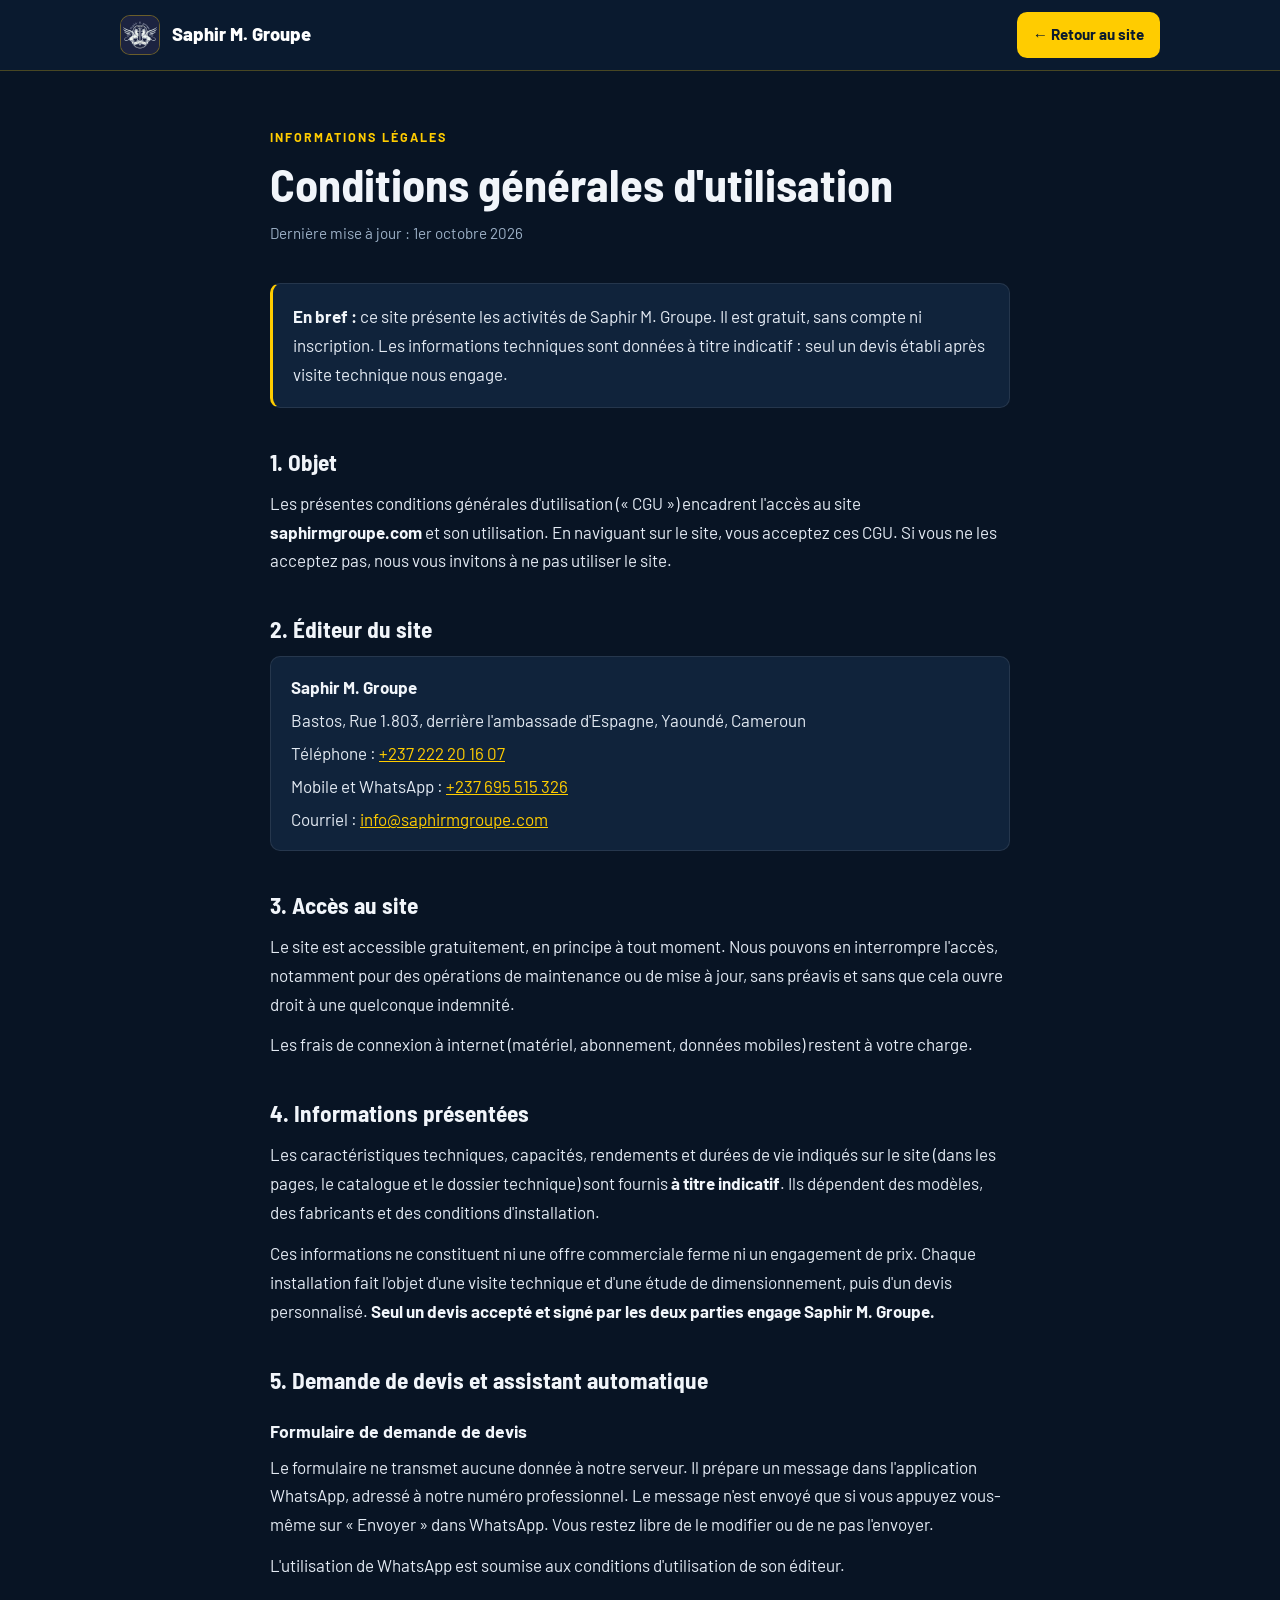
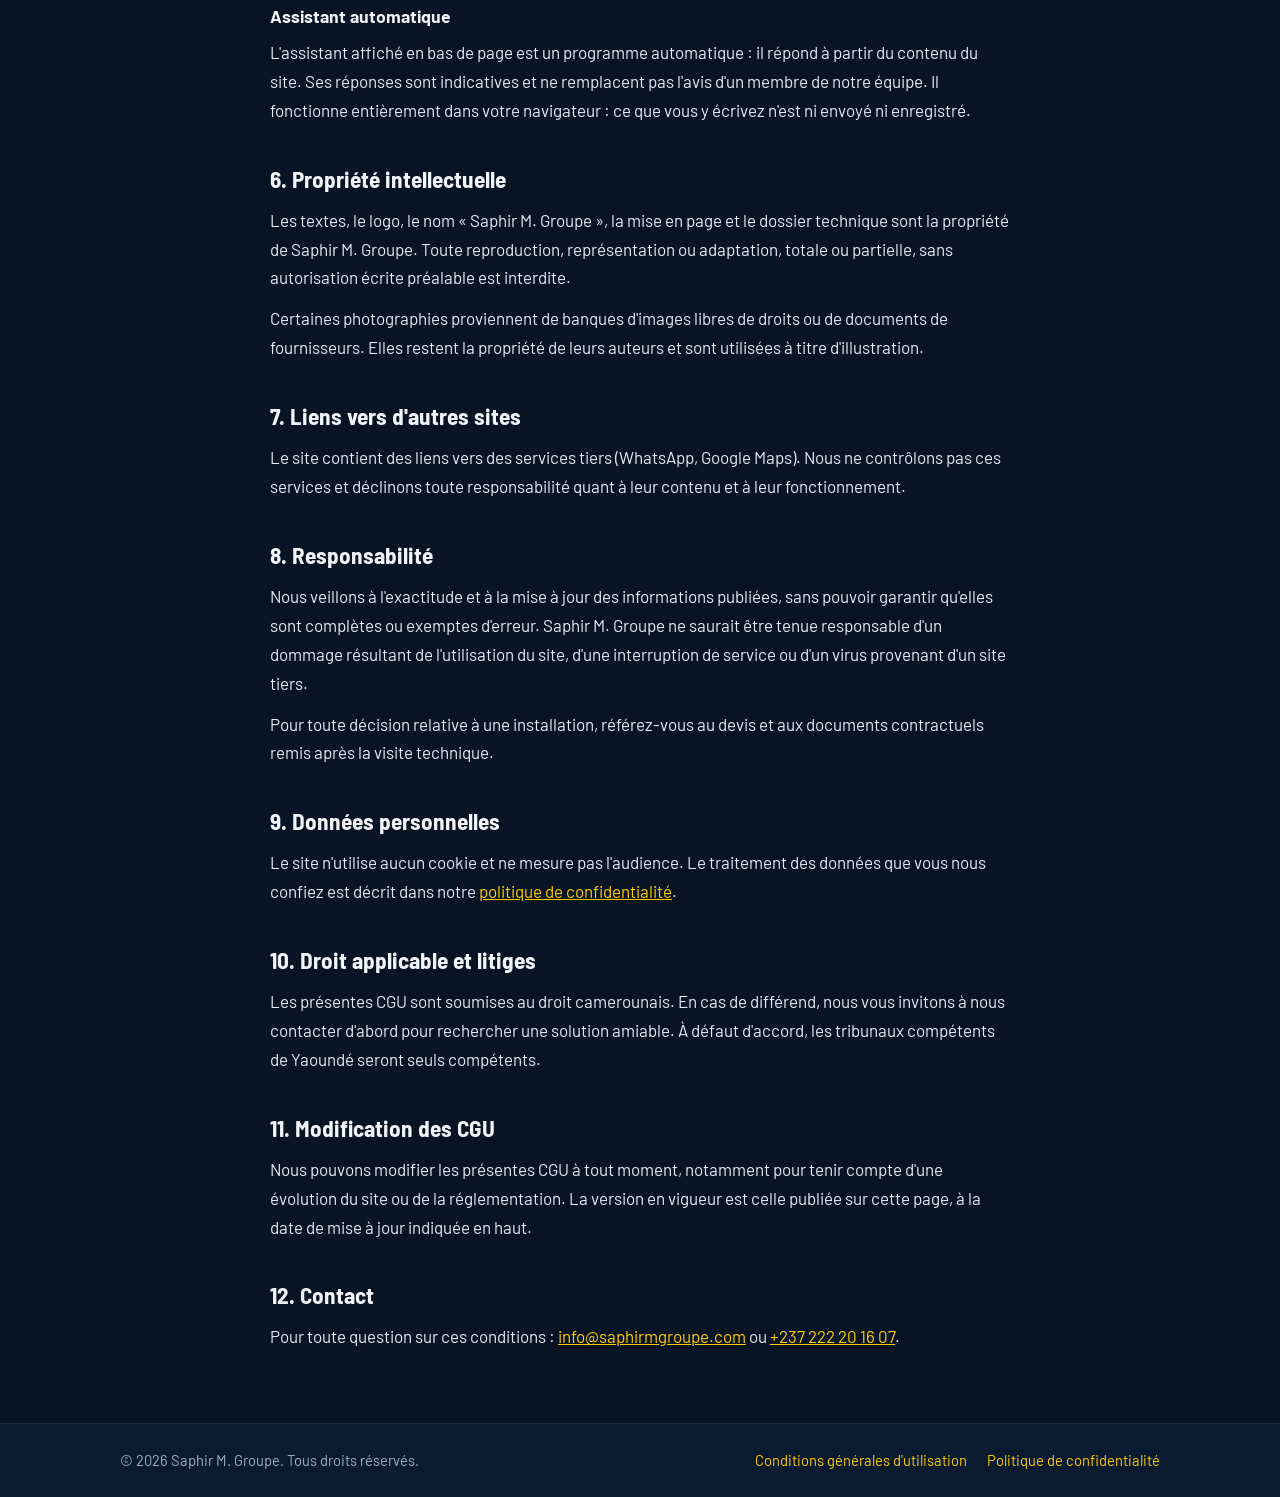
<file: cgu.html>
<!DOCTYPE html>
<html lang="fr">
<head>
  <meta charset="UTF-8">
  <script>
    /* Même thème que le site : sombre par défaut, clair seulement si choisi. */
    (function () {
      var t = null;
      try { t = localStorage.getItem('theme'); } catch (e) {}
      document.documentElement.dataset.theme = t === 'light' ? 'light' : 'dark';
    })();
  </script>
  <meta name="viewport" content="width=device-width, initial-scale=1.0">
  <title>Conditions générales d'utilisation | Saphir M. Groupe</title>
  <meta name="description" content="Conditions générales d'utilisation et mentions légales du site saphirmgroupe.com.">
  <link rel="canonical" href="https://saphirmgroupe.com/cgu.html">
  <meta name="theme-color" content="#0a1a2f">
  <link rel="icon" type="image/png" href="media/favicon.png">
  <link rel="apple-touch-icon" href="media/favicon-180.png">
  <link rel="preconnect" href="https://fonts.googleapis.com">
  <link rel="preconnect" href="https://fonts.gstatic.com" crossorigin>
  <link href="https://fonts.googleapis.com/css2?family=Barlow:wght@400;600;700;800&family=Barlow+Semi+Condensed:wght@700&display=swap" rel="stylesheet">
  <link rel="stylesheet" href="legal.css">
</head>
<body>
  <header class="entete">
    <div class="entete-contenu">
      <a class="marque" href="./"><img src="media/logo-mark.png" width="40" height="40" alt=""><span>Saphir M. Groupe</span></a>
      <a class="retour" href="./">&larr; Retour au site</a>
    </div>
  </header>

  <main>
    <p class="sur-titre">Informations légales</p>
    <h1>Conditions générales d'utilisation</h1>
    <p class="mise-a-jour">Dernière mise à jour : 1er octobre 2026</p>

    <div class="resume">
      <p><strong>En bref :</strong> ce site présente les activités de Saphir M. Groupe. Il est gratuit, sans compte ni inscription. Les informations techniques sont données à titre indicatif : seul un devis établi après visite technique nous engage.</p>
    </div>

    <h2 id="objet">1. Objet</h2>
    <p>Les présentes conditions générales d'utilisation (« CGU ») encadrent l'accès au site <strong>saphirmgroupe.com</strong> et son utilisation. En naviguant sur le site, vous acceptez ces CGU. Si vous ne les acceptez pas, nous vous invitons à ne pas utiliser le site.</p>

    <h2 id="editeur">2. Éditeur du site</h2>
    <div class="fiche">
      <p><strong>Saphir M. Groupe</strong></p>
      <p>Bastos, Rue 1.803, derrière l'ambassade d'Espagne, Yaoundé, Cameroun</p>
      <p>Téléphone : <a href="tel:+237222201607">+237 222 20 16 07</a></p>
      <p>Mobile et WhatsApp : <a href="tel:+237695515326">+237 695 515 326</a></p>
      <p>Courriel : <a href="mailto:info@saphirmgroupe.com">info@saphirmgroupe.com</a></p>
    </div>

    <h2 id="acces">3. Accès au site</h2>
    <p>Le site est accessible gratuitement, en principe à tout moment. Nous pouvons en interrompre l'accès, notamment pour des opérations de maintenance ou de mise à jour, sans préavis et sans que cela ouvre droit à une quelconque indemnité.</p>
    <p>Les frais de connexion à internet (matériel, abonnement, données mobiles) restent à votre charge.</p>

    <h2 id="informations">4. Informations présentées</h2>
    <p>Les caractéristiques techniques, capacités, rendements et durées de vie indiqués sur le site (dans les pages, le catalogue et le dossier technique) sont fournis <strong>à titre indicatif</strong>. Ils dépendent des modèles, des fabricants et des conditions d'installation.</p>
    <p>Ces informations ne constituent ni une offre commerciale ferme ni un engagement de prix. Chaque installation fait l'objet d'une visite technique et d'une étude de dimensionnement, puis d'un devis personnalisé. <strong>Seul un devis accepté et signé par les deux parties engage Saphir M. Groupe.</strong></p>

    <h2 id="devis">5. Demande de devis et assistant automatique</h2>
    <h3>Formulaire de demande de devis</h3>
    <p>Le formulaire ne transmet aucune donnée à notre serveur. Il prépare un message dans l'application WhatsApp, adressé à notre numéro professionnel. Le message n'est envoyé que si vous appuyez vous-même sur « Envoyer » dans WhatsApp. Vous restez libre de le modifier ou de ne pas l'envoyer.</p>
    <p>L'utilisation de WhatsApp est soumise aux conditions d'utilisation de son éditeur.</p>
    <h3>Assistant automatique</h3>
    <p>L'assistant affiché en bas de page est un programme automatique : il répond à partir du contenu du site. Ses réponses sont indicatives et ne remplacent pas l'avis d'un membre de notre équipe. Il fonctionne entièrement dans votre navigateur : ce que vous y écrivez n'est ni envoyé ni enregistré.</p>

    <h2 id="propriete">6. Propriété intellectuelle</h2>
    <p>Les textes, le logo, le nom « Saphir M. Groupe », la mise en page et le dossier technique sont la propriété de Saphir M. Groupe. Toute reproduction, représentation ou adaptation, totale ou partielle, sans autorisation écrite préalable est interdite.</p>
    <p>Certaines photographies proviennent de banques d'images libres de droits ou de documents de fournisseurs. Elles restent la propriété de leurs auteurs et sont utilisées à titre d'illustration.</p>

    <h2 id="liens">7. Liens vers d'autres sites</h2>
    <p>Le site contient des liens vers des services tiers (WhatsApp, Google Maps). Nous ne contrôlons pas ces services et déclinons toute responsabilité quant à leur contenu et à leur fonctionnement.</p>

    <h2 id="responsabilite">8. Responsabilité</h2>
    <p>Nous veillons à l'exactitude et à la mise à jour des informations publiées, sans pouvoir garantir qu'elles sont complètes ou exemptes d'erreur. Saphir M. Groupe ne saurait être tenue responsable d'un dommage résultant de l'utilisation du site, d'une interruption de service ou d'un virus provenant d'un site tiers.</p>
    <p>Pour toute décision relative à une installation, référez-vous au devis et aux documents contractuels remis après la visite technique.</p>

    <h2 id="donnees">9. Données personnelles</h2>
    <p>Le site n'utilise aucun cookie et ne mesure pas l'audience. Le traitement des données que vous nous confiez est décrit dans notre <a href="confidentialite.html">politique de confidentialité</a>.</p>

    <h2 id="droit">10. Droit applicable et litiges</h2>
    <p>Les présentes CGU sont soumises au droit camerounais. En cas de différend, nous vous invitons à nous contacter d'abord pour rechercher une solution amiable. À défaut d'accord, les tribunaux compétents de Yaoundé seront seuls compétents.</p>

    <h2 id="modification">11. Modification des CGU</h2>
    <p>Nous pouvons modifier les présentes CGU à tout moment, notamment pour tenir compte d'une évolution du site ou de la réglementation. La version en vigueur est celle publiée sur cette page, à la date de mise à jour indiquée en haut.</p>

    <h2 id="contact">12. Contact</h2>
    <p>Pour toute question sur ces conditions : <a href="mailto:info@saphirmgroupe.com">info@saphirmgroupe.com</a> ou <a href="tel:+237222201607">+237 222 20 16 07</a>.</p>
  </main>

  <footer class="pied">
    <div class="pied-contenu">
      <p>&copy; 2026 Saphir M. Groupe. Tous droits réservés.</p>
      <nav aria-label="Informations légales">
        <a href="cgu.html" aria-current="page">Conditions générales d'utilisation</a>
        <a href="confidentialite.html">Politique de confidentialité</a>
      </nav>
    </div>
  </footer>
</body>
</html>
</file>
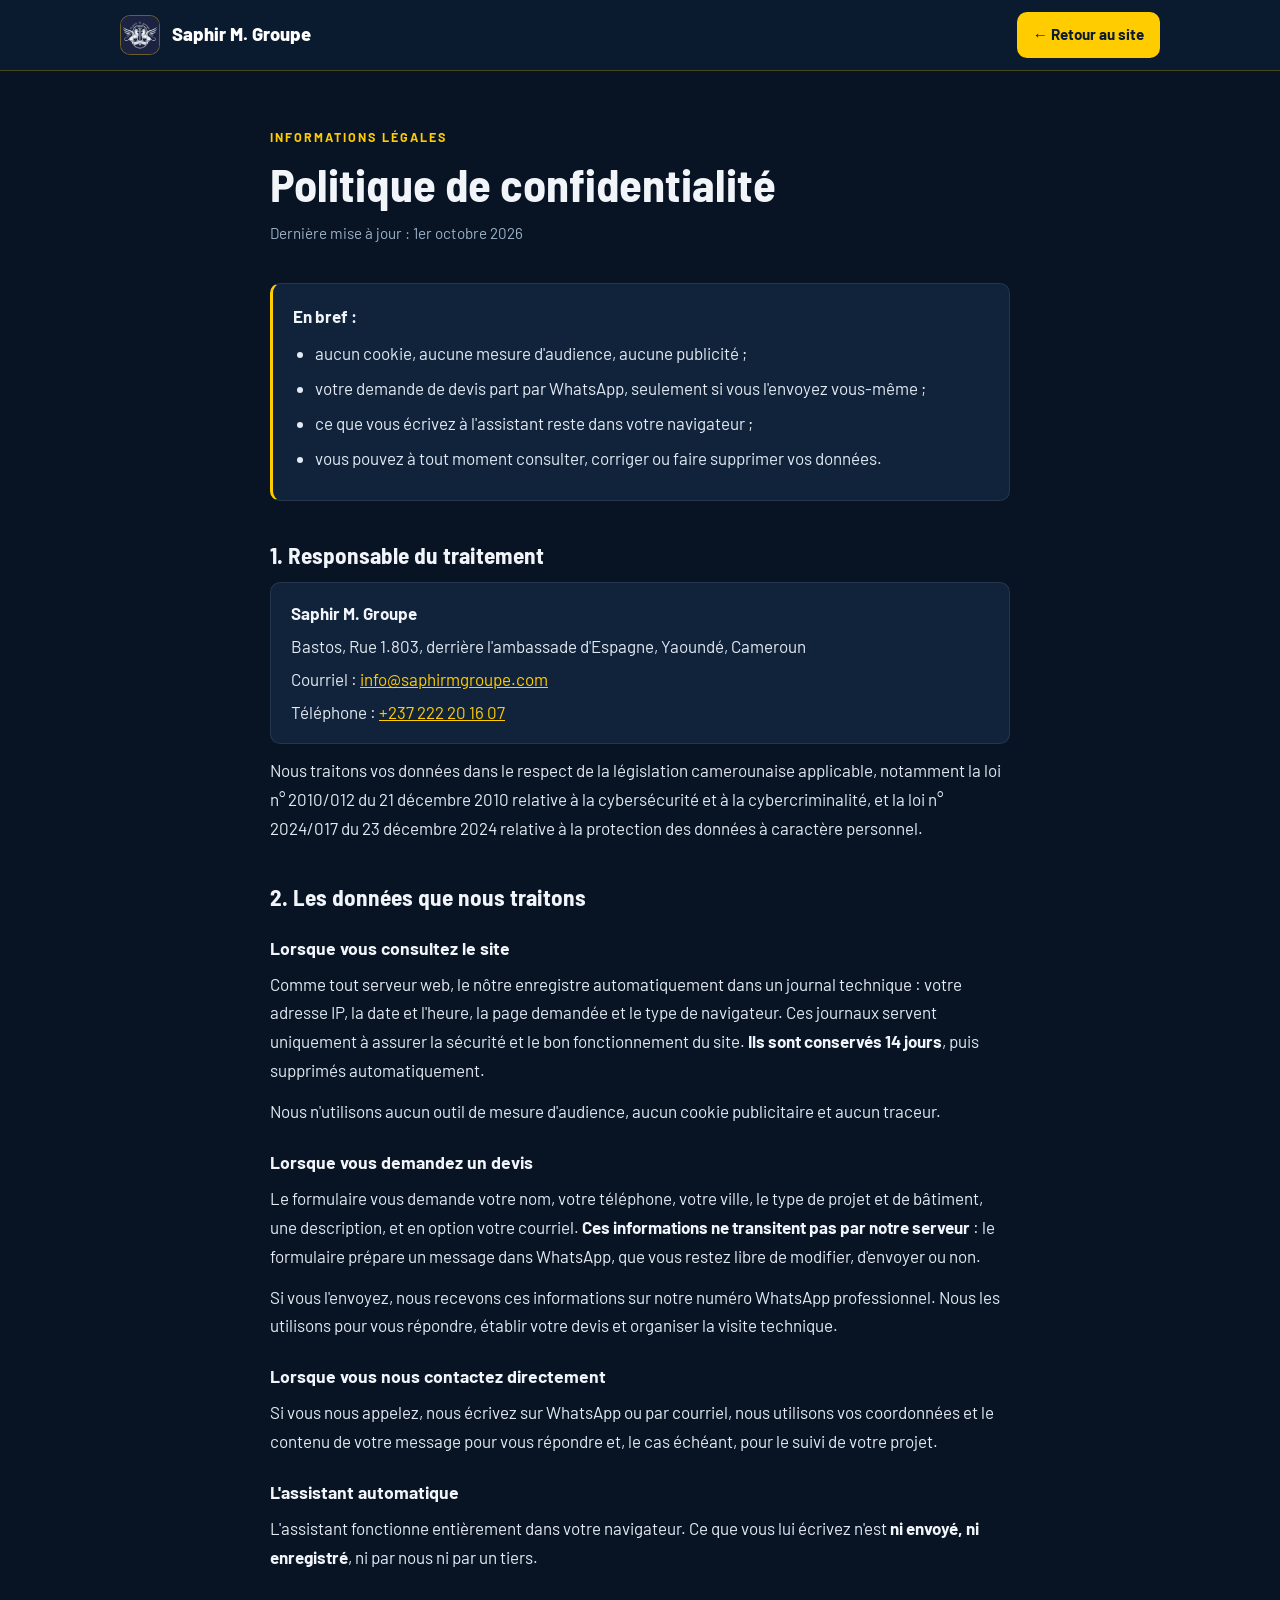
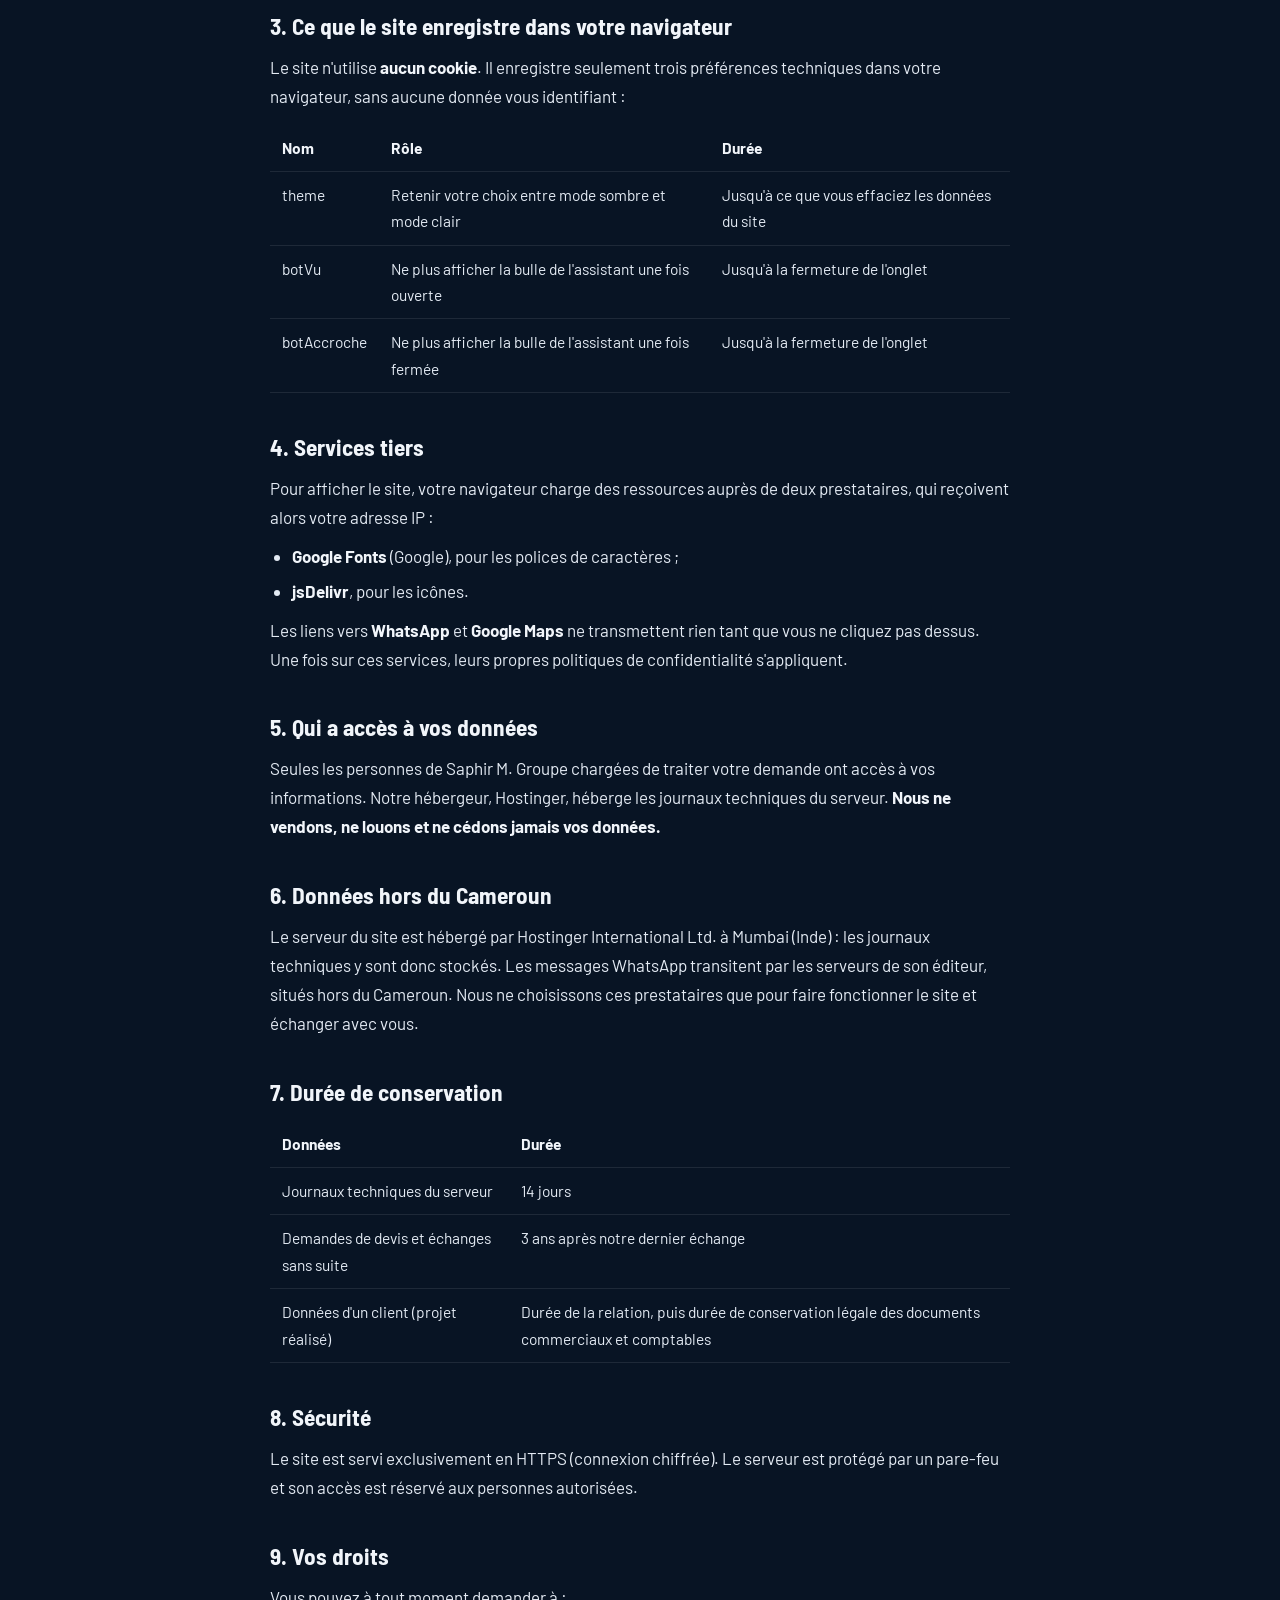
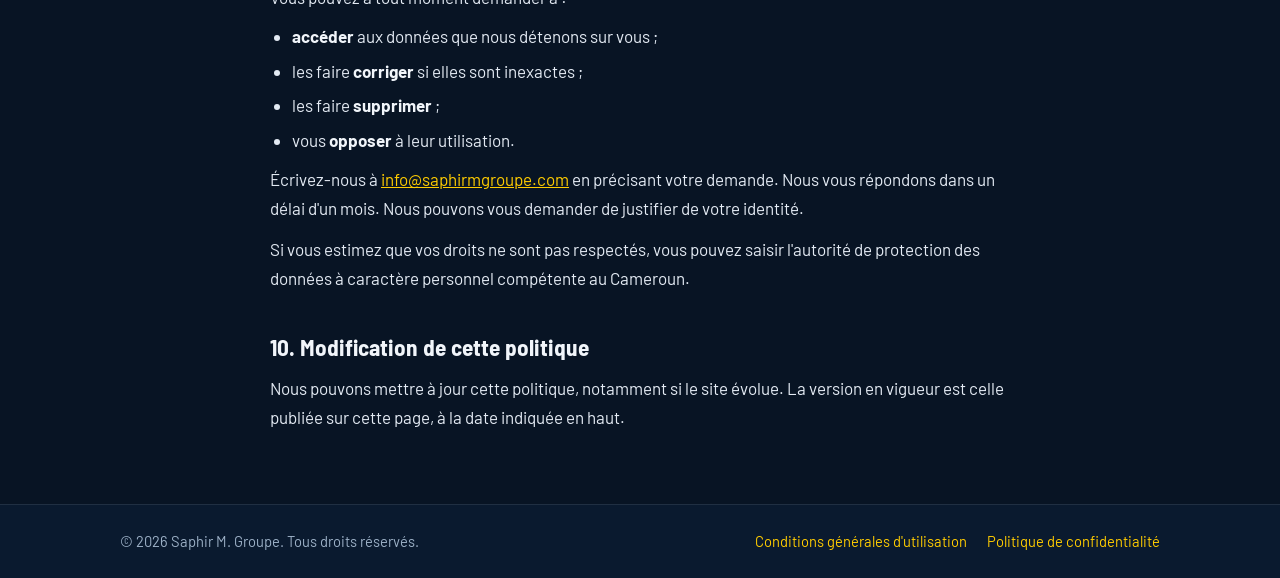
<file: confidentialite.html>
<!DOCTYPE html>
<html lang="fr">
<head>
  <meta charset="UTF-8">
  <script>
    /* Même thème que le site : sombre par défaut, clair seulement si choisi. */
    (function () {
      var t = null;
      try { t = localStorage.getItem('theme'); } catch (e) {}
      document.documentElement.dataset.theme = t === 'light' ? 'light' : 'dark';
    })();
  </script>
  <meta name="viewport" content="width=device-width, initial-scale=1.0">
  <title>Politique de confidentialité | Saphir M. Groupe</title>
  <meta name="description" content="Comment saphirmgroupe.com traite vos données personnelles : aucun cookie, aucune mesure d'audience, demandes de devis par WhatsApp.">
  <link rel="canonical" href="https://saphirmgroupe.com/confidentialite.html">
  <meta name="theme-color" content="#0a1a2f">
  <link rel="icon" type="image/png" href="media/favicon.png">
  <link rel="apple-touch-icon" href="media/favicon-180.png">
  <link rel="preconnect" href="https://fonts.googleapis.com">
  <link rel="preconnect" href="https://fonts.gstatic.com" crossorigin>
  <link href="https://fonts.googleapis.com/css2?family=Barlow:wght@400;600;700;800&family=Barlow+Semi+Condensed:wght@700&display=swap" rel="stylesheet">
  <link rel="stylesheet" href="legal.css">
</head>
<body>
  <header class="entete">
    <div class="entete-contenu">
      <a class="marque" href="./"><img src="media/logo-mark.png" width="40" height="40" alt=""><span>Saphir M. Groupe</span></a>
      <a class="retour" href="./">&larr; Retour au site</a>
    </div>
  </header>

  <main>
    <p class="sur-titre">Informations légales</p>
    <h1>Politique de confidentialité</h1>
    <p class="mise-a-jour">Dernière mise à jour : 1er octobre 2026</p>

    <div class="resume">
      <p><strong>En bref :</strong></p>
      <ul>
        <li>aucun cookie, aucune mesure d'audience, aucune publicité ;</li>
        <li>votre demande de devis part par WhatsApp, seulement si vous l'envoyez vous-même ;</li>
        <li>ce que vous écrivez à l'assistant reste dans votre navigateur ;</li>
        <li>vous pouvez à tout moment consulter, corriger ou faire supprimer vos données.</li>
      </ul>
    </div>

    <h2 id="responsable">1. Responsable du traitement</h2>
    <div class="fiche">
      <p><strong>Saphir M. Groupe</strong></p>
      <p>Bastos, Rue 1.803, derrière l'ambassade d'Espagne, Yaoundé, Cameroun</p>
      <p>Courriel : <a href="mailto:info@saphirmgroupe.com">info@saphirmgroupe.com</a></p>
      <p>Téléphone : <a href="tel:+237222201607">+237 222 20 16 07</a></p>
    </div>
    <p>Nous traitons vos données dans le respect de la législation camerounaise applicable, notamment la loi n° 2010/012 du 21 décembre 2010 relative à la cybersécurité et à la cybercriminalité, et la loi n° 2024/017 du 23 décembre 2024 relative à la protection des données à caractère personnel.</p>

    <h2 id="donnees">2. Les données que nous traitons</h2>

    <h3>Lorsque vous consultez le site</h3>
    <p>Comme tout serveur web, le nôtre enregistre automatiquement dans un journal technique : votre adresse IP, la date et l'heure, la page demandée et le type de navigateur. Ces journaux servent uniquement à assurer la sécurité et le bon fonctionnement du site. <strong>Ils sont conservés 14 jours</strong>, puis supprimés automatiquement.</p>
    <p>Nous n'utilisons aucun outil de mesure d'audience, aucun cookie publicitaire et aucun traceur.</p>

    <h3>Lorsque vous demandez un devis</h3>
    <p>Le formulaire vous demande votre nom, votre téléphone, votre ville, le type de projet et de bâtiment, une description, et en option votre courriel. <strong>Ces informations ne transitent pas par notre serveur</strong> : le formulaire prépare un message dans WhatsApp, que vous restez libre de modifier, d'envoyer ou non.</p>
    <p>Si vous l'envoyez, nous recevons ces informations sur notre numéro WhatsApp professionnel. Nous les utilisons pour vous répondre, établir votre devis et organiser la visite technique.</p>

    <h3>Lorsque vous nous contactez directement</h3>
    <p>Si vous nous appelez, nous écrivez sur WhatsApp ou par courriel, nous utilisons vos coordonnées et le contenu de votre message pour vous répondre et, le cas échéant, pour le suivi de votre projet.</p>

    <h3>L'assistant automatique</h3>
    <p>L'assistant fonctionne entièrement dans votre navigateur. Ce que vous lui écrivez n'est <strong>ni envoyé, ni enregistré</strong>, ni par nous ni par un tiers.</p>

    <h2 id="navigateur">3. Ce que le site enregistre dans votre navigateur</h2>
    <p>Le site n'utilise <strong>aucun cookie</strong>. Il enregistre seulement trois préférences techniques dans votre navigateur, sans aucune donnée vous identifiant :</p>
    <table>
      <thead><tr><th>Nom</th><th>Rôle</th><th>Durée</th></tr></thead>
      <tbody>
        <tr><td>theme</td><td>Retenir votre choix entre mode sombre et mode clair</td><td>Jusqu'à ce que vous effaciez les données du site</td></tr>
        <tr><td>botVu</td><td>Ne plus afficher la bulle de l'assistant une fois ouverte</td><td>Jusqu'à la fermeture de l'onglet</td></tr>
        <tr><td>botAccroche</td><td>Ne plus afficher la bulle de l'assistant une fois fermée</td><td>Jusqu'à la fermeture de l'onglet</td></tr>
      </tbody>
    </table>

    <h2 id="tiers">4. Services tiers</h2>
    <p>Pour afficher le site, votre navigateur charge des ressources auprès de deux prestataires, qui reçoivent alors votre adresse IP :</p>
    <ul>
      <li><strong>Google Fonts</strong> (Google), pour les polices de caractères ;</li>
      <li><strong>jsDelivr</strong>, pour les icônes.</li>
    </ul>
    <p>Les liens vers <strong>WhatsApp</strong> et <strong>Google Maps</strong> ne transmettent rien tant que vous ne cliquez pas dessus. Une fois sur ces services, leurs propres politiques de confidentialité s'appliquent.</p>

    <h2 id="destinataires">5. Qui a accès à vos données</h2>
    <p>Seules les personnes de Saphir M. Groupe chargées de traiter votre demande ont accès à vos informations. Notre hébergeur, Hostinger, héberge les journaux techniques du serveur. <strong>Nous ne vendons, ne louons et ne cédons jamais vos données.</strong></p>

    <h2 id="transferts">6. Données hors du Cameroun</h2>
    <p>Le serveur du site est hébergé par Hostinger International Ltd. à Mumbai (Inde) : les journaux techniques y sont donc stockés. Les messages WhatsApp transitent par les serveurs de son éditeur, situés hors du Cameroun. Nous ne choisissons ces prestataires que pour faire fonctionner le site et échanger avec vous.</p>

    <h2 id="conservation">7. Durée de conservation</h2>
    <table>
      <thead><tr><th>Données</th><th>Durée</th></tr></thead>
      <tbody>
        <tr><td>Journaux techniques du serveur</td><td>14 jours</td></tr>
        <tr><td>Demandes de devis et échanges sans suite</td><td>3 ans après notre dernier échange</td></tr>
        <tr><td>Données d'un client (projet réalisé)</td><td>Durée de la relation, puis durée de conservation légale des documents commerciaux et comptables</td></tr>
      </tbody>
    </table>

    <h2 id="securite">8. Sécurité</h2>
    <p>Le site est servi exclusivement en HTTPS (connexion chiffrée). Le serveur est protégé par un pare-feu et son accès est réservé aux personnes autorisées.</p>

    <h2 id="droits">9. Vos droits</h2>
    <p>Vous pouvez à tout moment demander à :</p>
    <ul>
      <li><strong>accéder</strong> aux données que nous détenons sur vous ;</li>
      <li>les faire <strong>corriger</strong> si elles sont inexactes ;</li>
      <li>les faire <strong>supprimer</strong> ;</li>
      <li>vous <strong>opposer</strong> à leur utilisation.</li>
    </ul>
    <p>Écrivez-nous à <a href="mailto:info@saphirmgroupe.com">info@saphirmgroupe.com</a> en précisant votre demande. Nous vous répondons dans un délai d'un mois. Nous pouvons vous demander de justifier de votre identité.</p>
    <p>Si vous estimez que vos droits ne sont pas respectés, vous pouvez saisir l'autorité de protection des données à caractère personnel compétente au Cameroun.</p>

    <h2 id="modification">10. Modification de cette politique</h2>
    <p>Nous pouvons mettre à jour cette politique, notamment si le site évolue. La version en vigueur est celle publiée sur cette page, à la date indiquée en haut.</p>
  </main>

  <footer class="pied">
    <div class="pied-contenu">
      <p>&copy; 2026 Saphir M. Groupe. Tous droits réservés.</p>
      <nav aria-label="Informations légales">
        <a href="cgu.html">Conditions générales d'utilisation</a>
        <a href="confidentialite.html" aria-current="page">Politique de confidentialité</a>
      </nav>
    </div>
  </footer>
</body>
</html>
</file>
<file: legal.css>
/* Pages légales (CGU, confidentialité) : mêmes couleurs et polices que le site,
   sans dégradé ni bouton en pilule. Sombre par défaut, clair si le visiteur
   l'a choisi sur le site (préférence « theme » du navigateur). */

:root {
  --fond: #081424;
  --surface: #10233b;
  --bord: rgba(255, 255, 255, 0.09);
  --texte: #e3eaf3;
  --texte-doux: #9cb0c6;
  --titre: #f1f5fa;
  --jaune: #ffcc00;
  --jaune-texte: #ffcc00;
  --bleu-nuit: #0a1a2f;
  color-scheme: dark;
}

:root[data-theme="light"] {
  --fond: #f7f9fc;
  --surface: #ffffff;
  --bord: #e3e8ef;
  --texte: #0a1a2f;
  --texte-doux: #4a5c72;
  --titre: #0a1a2f;
  --jaune-texte: #8a6a00;
  color-scheme: light;
}

* { margin: 0; padding: 0; box-sizing: border-box; }

body {
  font-family: 'Barlow', -apple-system, BlinkMacSystemFont, sans-serif;
  font-size: 1.0625rem;
  line-height: 1.7;
  color: var(--texte);
  background: var(--fond);
}

a { color: var(--jaune-texte); }
a:hover { text-decoration: none; }

/* --- En-tête --- */
.entete {
  position: sticky;
  top: 0;
  z-index: 10;
  background: var(--bleu-nuit);
  border-bottom: 1px solid rgba(255, 204, 0, 0.25);
}

.entete-contenu {
  max-width: 1080px;
  margin: 0 auto;
  padding: 12px 20px;
  display: flex;
  align-items: center;
  justify-content: space-between;
  gap: 16px;
}

.marque {
  display: flex;
  align-items: center;
  gap: 12px;
  color: #ffffff;
  font-weight: 800;
  font-size: 1.15rem;
  text-decoration: none;
}

.marque img {
  width: 40px;
  height: 40px;
  border-radius: 10px;
  background: #1c2340;
  border: 1px solid rgba(255, 204, 0, 0.35);
}

.retour {
  display: inline-flex;
  align-items: center;
  gap: 8px;
  padding: 10px 16px;
  border-radius: 10px;
  background: var(--jaune);
  color: var(--bleu-nuit);
  font-weight: 700;
  font-size: 0.95rem;
  text-decoration: none;
}

.retour:hover { background: #ffe066; }

/* --- Contenu --- */
main {
  max-width: 780px;
  margin: 0 auto;
  padding: 56px 20px 72px;
}

.sur-titre {
  font-size: 0.78rem;
  font-weight: 700;
  letter-spacing: 0.16em;
  text-transform: uppercase;
  color: var(--jaune-texte);
  margin-bottom: 10px;
}

h1 {
  font-family: 'Barlow Semi Condensed', 'Barlow', sans-serif;
  font-size: clamp(2rem, 6vw, 2.9rem);
  line-height: 1.1;
  color: var(--titre);
  margin-bottom: 12px;
}

.mise-a-jour {
  color: var(--texte-doux);
  font-size: 0.95rem;
  margin-bottom: 36px;
}

.resume {
  background: var(--surface);
  border: 1px solid var(--bord);
  border-left: 3px solid var(--jaune);
  border-radius: 10px;
  padding: 18px 20px;
  margin-bottom: 40px;
}

.resume p + p, .resume ul { margin-top: 8px; }

h2 {
  font-family: 'Barlow Semi Condensed', 'Barlow', sans-serif;
  font-size: 1.45rem;
  line-height: 1.25;
  color: var(--titre);
  margin: 40px 0 12px;
  scroll-margin-top: 90px;
}

h3 {
  font-size: 1.1rem;
  color: var(--titre);
  margin: 22px 0 6px;
}

p + p { margin-top: 12px; }
ul { padding-left: 22px; margin: 10px 0; }
li + li { margin-top: 6px; }
strong { color: var(--titre); }

.fiche {
  background: var(--surface);
  border: 1px solid var(--bord);
  border-radius: 10px;
  padding: 16px 20px;
  margin: 12px 0;
}

.fiche p + p { margin-top: 4px; }

table {
  width: 100%;
  border-collapse: collapse;
  margin: 14px 0;
  font-size: 0.97rem;
}

th, td {
  text-align: left;
  vertical-align: top;
  padding: 10px 12px;
  border-bottom: 1px solid var(--bord);
}

th { color: var(--titre); font-weight: 700; }

/* --- Pied de page --- */
.pied {
  border-top: 1px solid var(--bord);
  background: var(--bleu-nuit);
  color: #9cb0c6;
  font-size: 0.92rem;
}

.pied-contenu {
  max-width: 1080px;
  margin: 0 auto;
  padding: 24px 20px;
  display: flex;
  flex-wrap: wrap;
  justify-content: space-between;
  gap: 12px;
}

.pied a { color: #ffcc00; text-decoration: none; }
.pied a:hover { text-decoration: underline; }
.pied nav { display: flex; flex-wrap: wrap; gap: 8px 20px; }

@media (max-width: 600px) {
  body { font-size: 1rem; }
  main { padding: 36px 16px 56px; }
  .marque span { display: none; }
  table, thead, tbody, tr, th, td { display: block; }
  thead { display: none; }
  td { padding: 4px 0; border: none; }
  tr { padding: 10px 0; border-bottom: 1px solid var(--bord); }
  td:first-child { font-weight: 700; color: var(--titre); }
}
</file>
